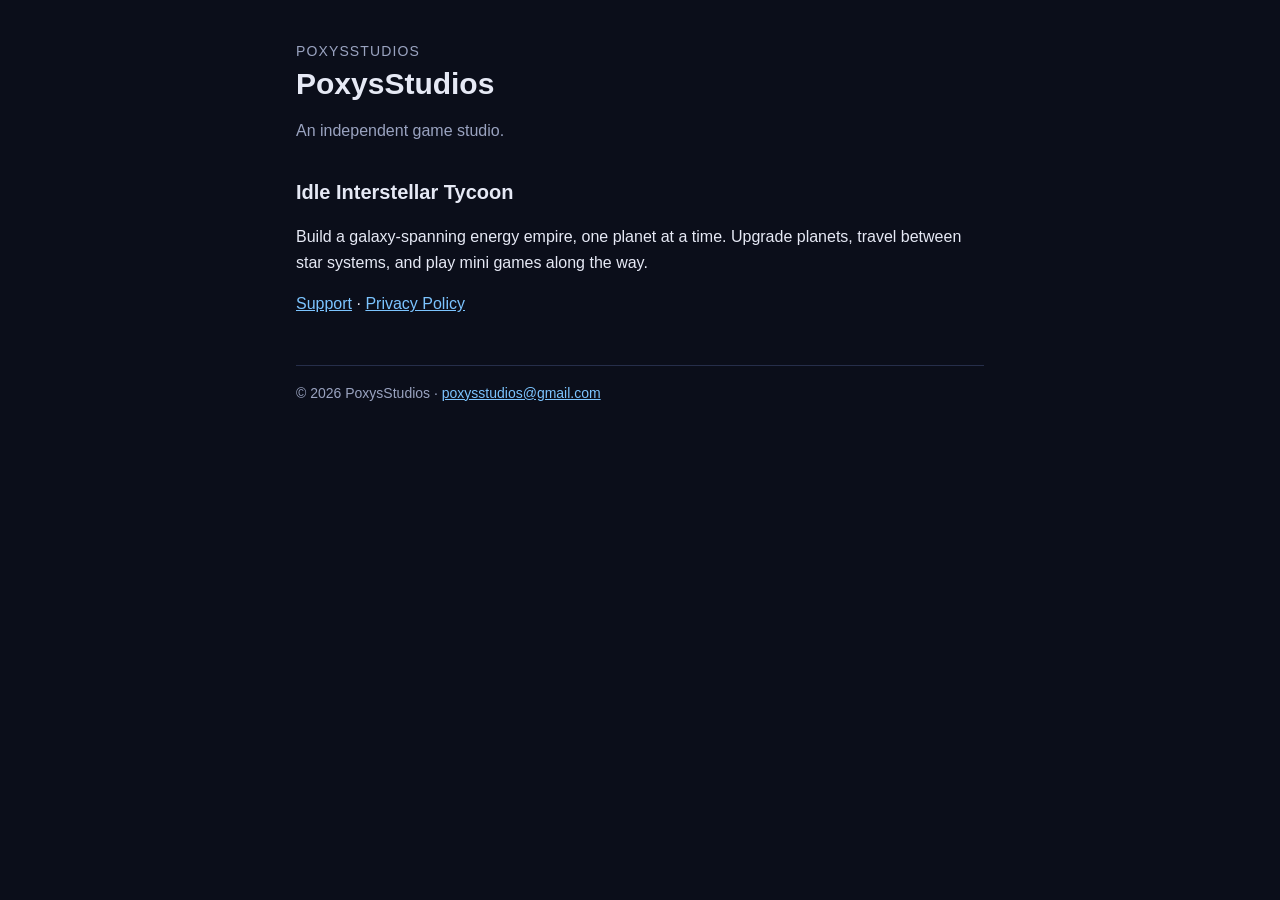
<file: index.html>
<!doctype html>
<html lang="en">
<head>
  <meta charset="utf-8">
  <meta name="viewport" content="width=device-width, initial-scale=1">
  <title>PoxysStudios</title>
  <link rel="stylesheet" href="style.css">
</head>
<body>
<main>
  <header>
    <div class="studio">PoxysStudios</div>
    <h1>PoxysStudios</h1>
    <p class="muted">An independent game studio.</p>
  </header>

  <h2>Idle Interstellar Tycoon</h2>
  <p>Build a galaxy-spanning energy empire, one planet at a time. Upgrade planets, travel between star systems, and play mini games along the way.</p>
  <p><a href="idle-interstellar-tycoon/support.html">Support</a> · <a href="idle-interstellar-tycoon/privacy.html">Privacy Policy</a></p>

  <footer>© 2026 PoxysStudios · <a href="mailto:poxysstudios@gmail.com">poxysstudios@gmail.com</a></footer>
</main>
</body>
</html>
</file>
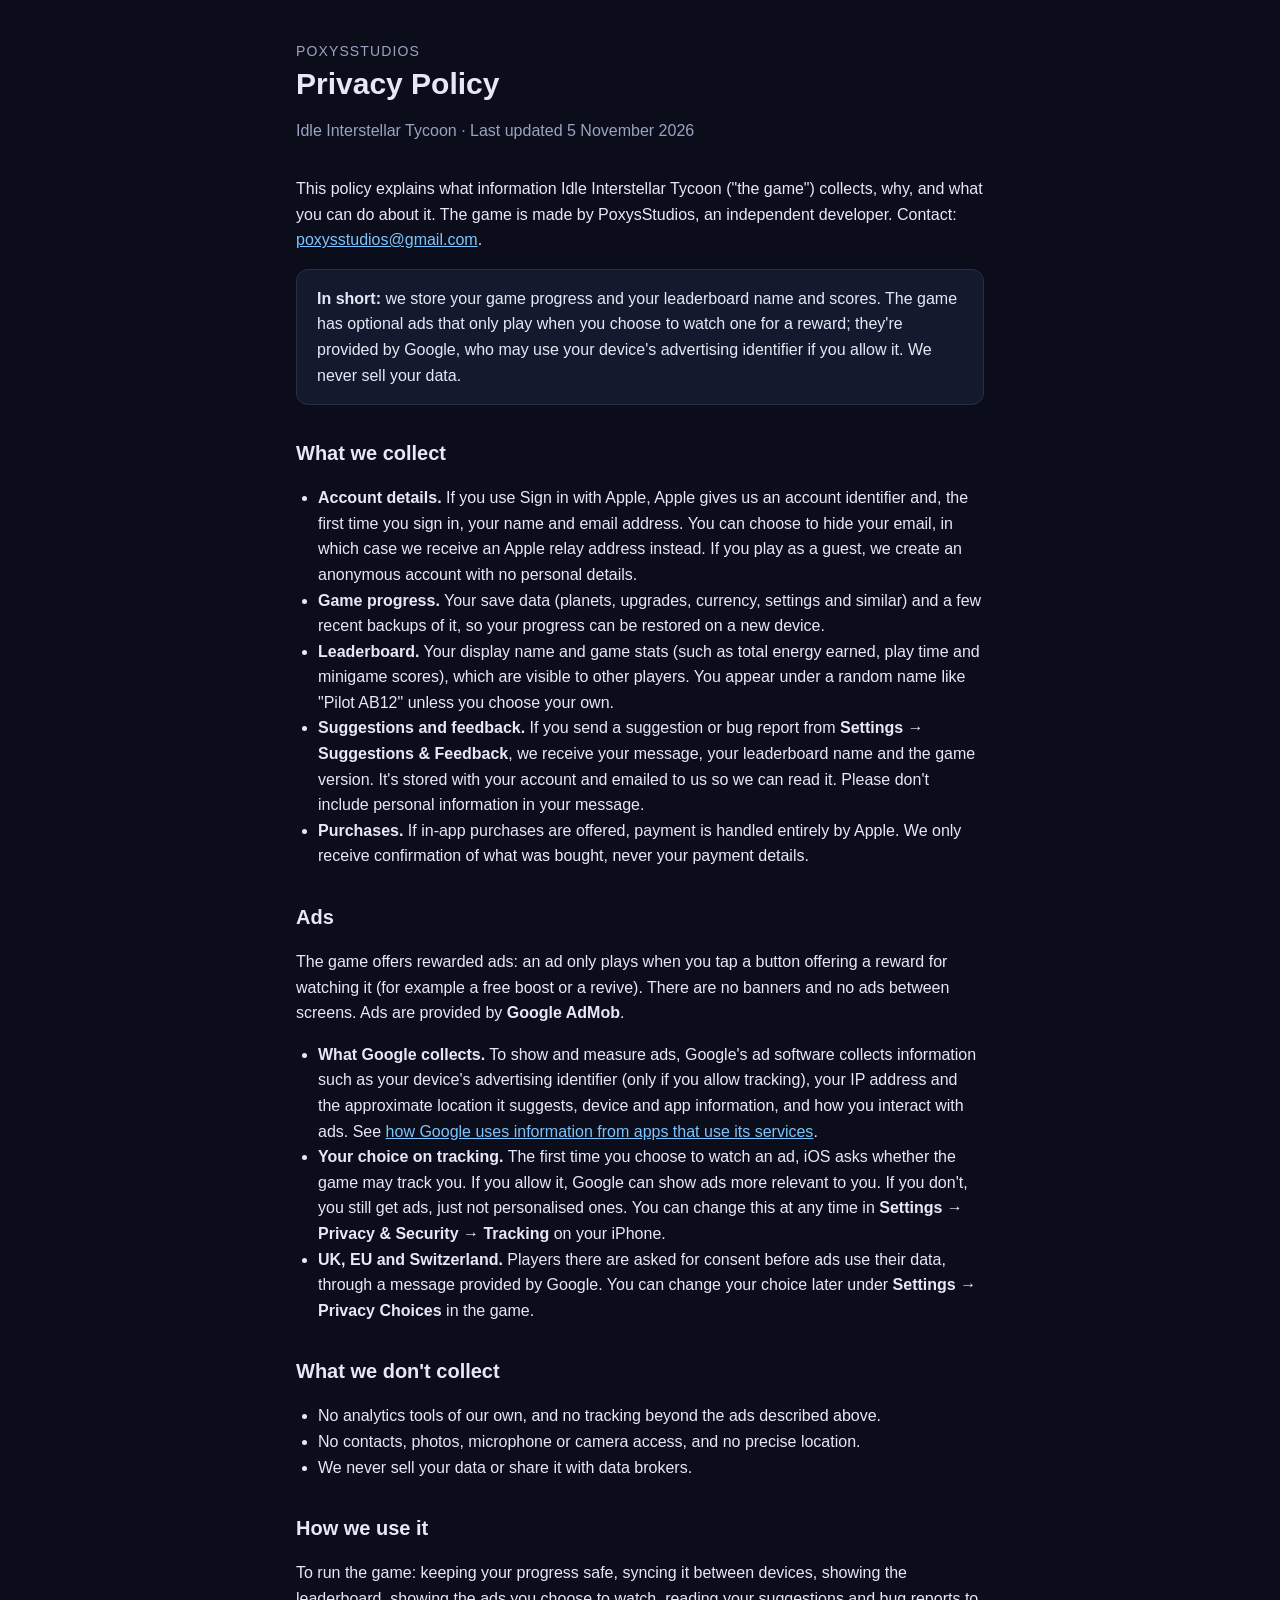
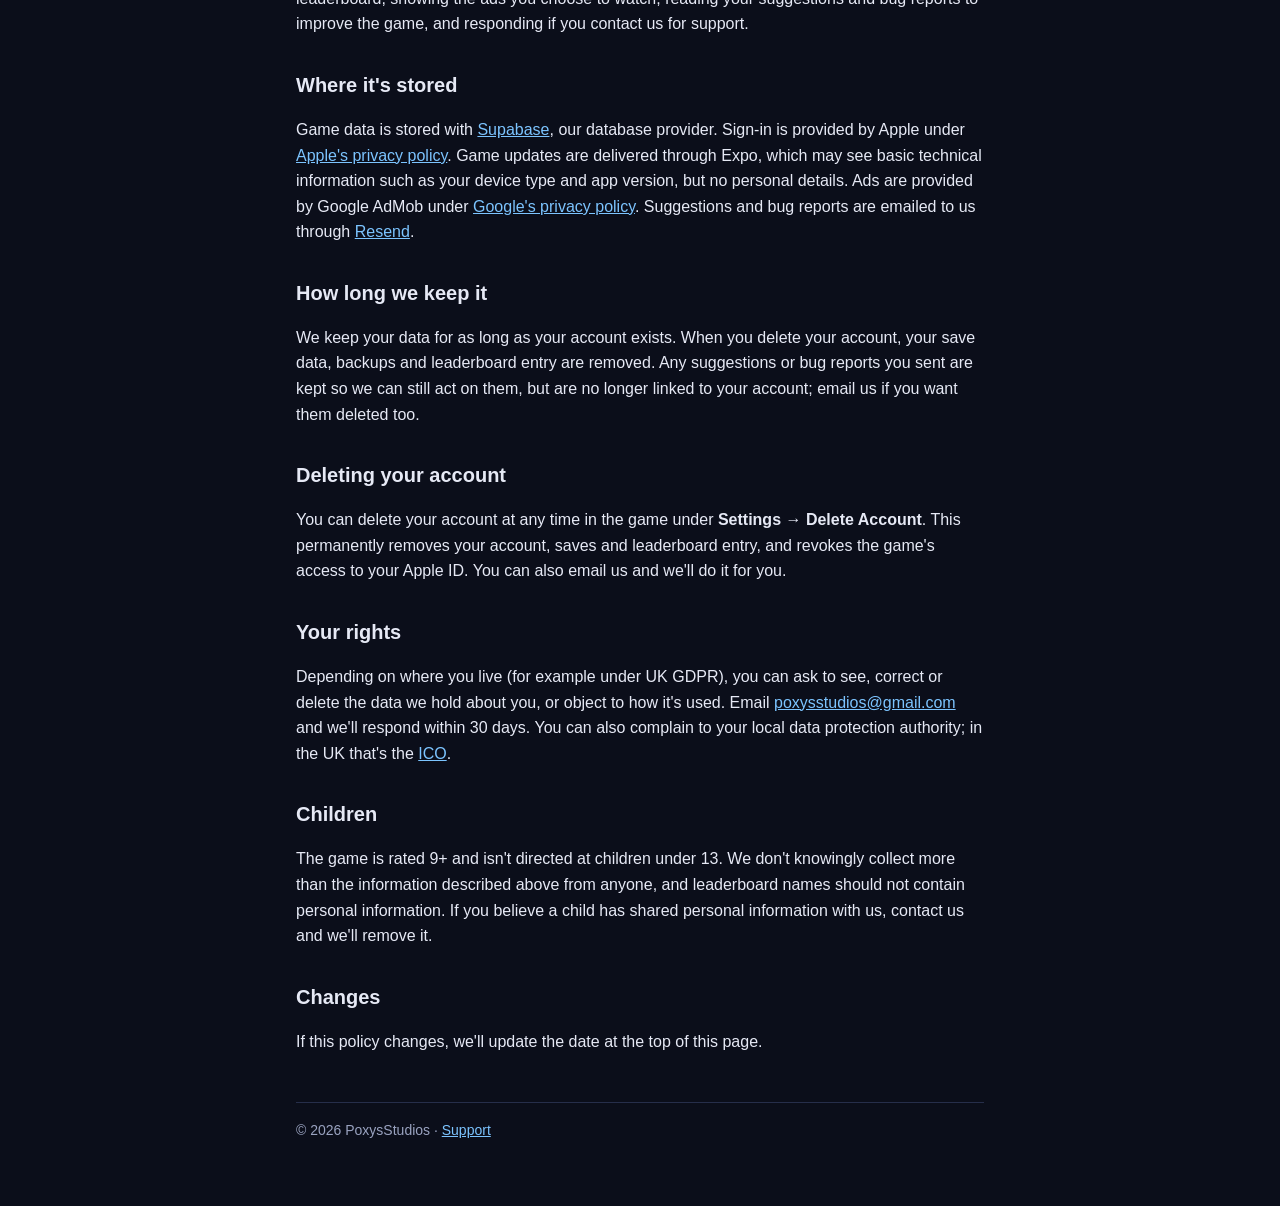
<file: privacy.html>
<!doctype html>
<html lang="en">
<head>
  <meta charset="utf-8">
  <meta name="viewport" content="width=device-width, initial-scale=1">
  <title>Privacy Policy – Idle Interstellar Tycoon</title>
  <link rel="stylesheet" href="../style.css">
</head>
<body>
<main>
  <header>
    <div class="studio">PoxysStudios</div>
    <h1>Privacy Policy</h1>
    <p class="muted">Idle Interstellar Tycoon · Last updated 5 November 2026</p>
  </header>

  <p>This policy explains what information Idle Interstellar Tycoon ("the game") collects, why, and what you can do about it. The game is made by PoxysStudios, an independent developer. Contact: <a href="mailto:poxysstudios@gmail.com">poxysstudios@gmail.com</a>.</p>

  <div class="card">
    <strong>In short:</strong> we store your game progress and your leaderboard name and scores. The game has optional ads that only play when you choose to watch one for a reward; they're provided by Google, who may use your device's advertising identifier if you allow it. We never sell your data.
  </div>

  <h2>What we collect</h2>
  <ul>
    <li><strong>Account details.</strong> If you use Sign in with Apple, Apple gives us an account identifier and, the first time you sign in, your name and email address. You can choose to hide your email, in which case we receive an Apple relay address instead. If you play as a guest, we create an anonymous account with no personal details.</li>
    <li><strong>Game progress.</strong> Your save data (planets, upgrades, currency, settings and similar) and a few recent backups of it, so your progress can be restored on a new device.</li>
    <li><strong>Leaderboard.</strong> Your display name and game stats (such as total energy earned, play time and minigame scores), which are visible to other players. You appear under a random name like "Pilot AB12" unless you choose your own.</li>
    <li><strong>Suggestions and feedback.</strong> If you send a suggestion or bug report from <strong>Settings &rarr; Suggestions &amp; Feedback</strong>, we receive your message, your leaderboard name and the game version. It's stored with your account and emailed to us so we can read it. Please don't include personal information in your message.</li>
    <li><strong>Purchases.</strong> If in-app purchases are offered, payment is handled entirely by Apple. We only receive confirmation of what was bought, never your payment details.</li>
  </ul>

  <h2>Ads</h2>
  <p>The game offers rewarded ads: an ad only plays when you tap a button offering a reward for watching it (for example a free boost or a revive). There are no banners and no ads between screens. Ads are provided by <strong>Google AdMob</strong>.</p>
  <ul>
    <li><strong>What Google collects.</strong> To show and measure ads, Google's ad software collects information such as your device's advertising identifier (only if you allow tracking), your IP address and the approximate location it suggests, device and app information, and how you interact with ads. See <a href="https://policies.google.com/technologies/partner-sites">how Google uses information from apps that use its services</a>.</li>
    <li><strong>Your choice on tracking.</strong> The first time you choose to watch an ad, iOS asks whether the game may track you. If you allow it, Google can show ads more relevant to you. If you don't, you still get ads, just not personalised ones. You can change this at any time in <strong>Settings → Privacy &amp; Security → Tracking</strong> on your iPhone.</li>
    <li><strong>UK, EU and Switzerland.</strong> Players there are asked for consent before ads use their data, through a message provided by Google. You can change your choice later under <strong>Settings → Privacy Choices</strong> in the game.</li>
  </ul>

  <h2>What we don't collect</h2>
  <ul>
    <li>No analytics tools of our own, and no tracking beyond the ads described above.</li>
    <li>No contacts, photos, microphone or camera access, and no precise location.</li>
    <li>We never sell your data or share it with data brokers.</li>
  </ul>

  <h2>How we use it</h2>
  <p>To run the game: keeping your progress safe, syncing it between devices, showing the leaderboard, showing the ads you choose to watch, reading your suggestions and bug reports to improve the game, and responding if you contact us for support.</p>

  <h2>Where it's stored</h2>
  <p>Game data is stored with <a href="https://supabase.com/privacy">Supabase</a>, our database provider. Sign-in is provided by Apple under <a href="https://www.apple.com/legal/privacy/">Apple's privacy policy</a>. Game updates are delivered through Expo, which may see basic technical information such as your device type and app version, but no personal details. Ads are provided by Google AdMob under <a href="https://policies.google.com/privacy">Google's privacy policy</a>. Suggestions and bug reports are emailed to us through <a href="https://resend.com/legal/privacy-policy">Resend</a>.</p>

  <h2>How long we keep it</h2>
  <p>We keep your data for as long as your account exists. When you delete your account, your save data, backups and leaderboard entry are removed. Any suggestions or bug reports you sent are kept so we can still act on them, but are no longer linked to your account; email us if you want them deleted too.</p>

  <h2>Deleting your account</h2>
  <p>You can delete your account at any time in the game under <strong>Settings → Delete Account</strong>. This permanently removes your account, saves and leaderboard entry, and revokes the game's access to your Apple ID. You can also email us and we'll do it for you.</p>

  <h2>Your rights</h2>
  <p>Depending on where you live (for example under UK GDPR), you can ask to see, correct or delete the data we hold about you, or object to how it's used. Email <a href="mailto:poxysstudios@gmail.com">poxysstudios@gmail.com</a> and we'll respond within 30 days. You can also complain to your local data protection authority; in the UK that's the <a href="https://ico.org.uk/">ICO</a>.</p>

  <h2>Children</h2>
  <p>The game is rated 9+ and isn't directed at children under 13. We don't knowingly collect more than the information described above from anyone, and leaderboard names should not contain personal information. If you believe a child has shared personal information with us, contact us and we'll remove it.</p>

  <h2>Changes</h2>
  <p>If this policy changes, we'll update the date at the top of this page.</p>

  <footer>© 2026 PoxysStudios · <a href="support.html">Support</a></footer>
</main>
</body>
</html>
</file>
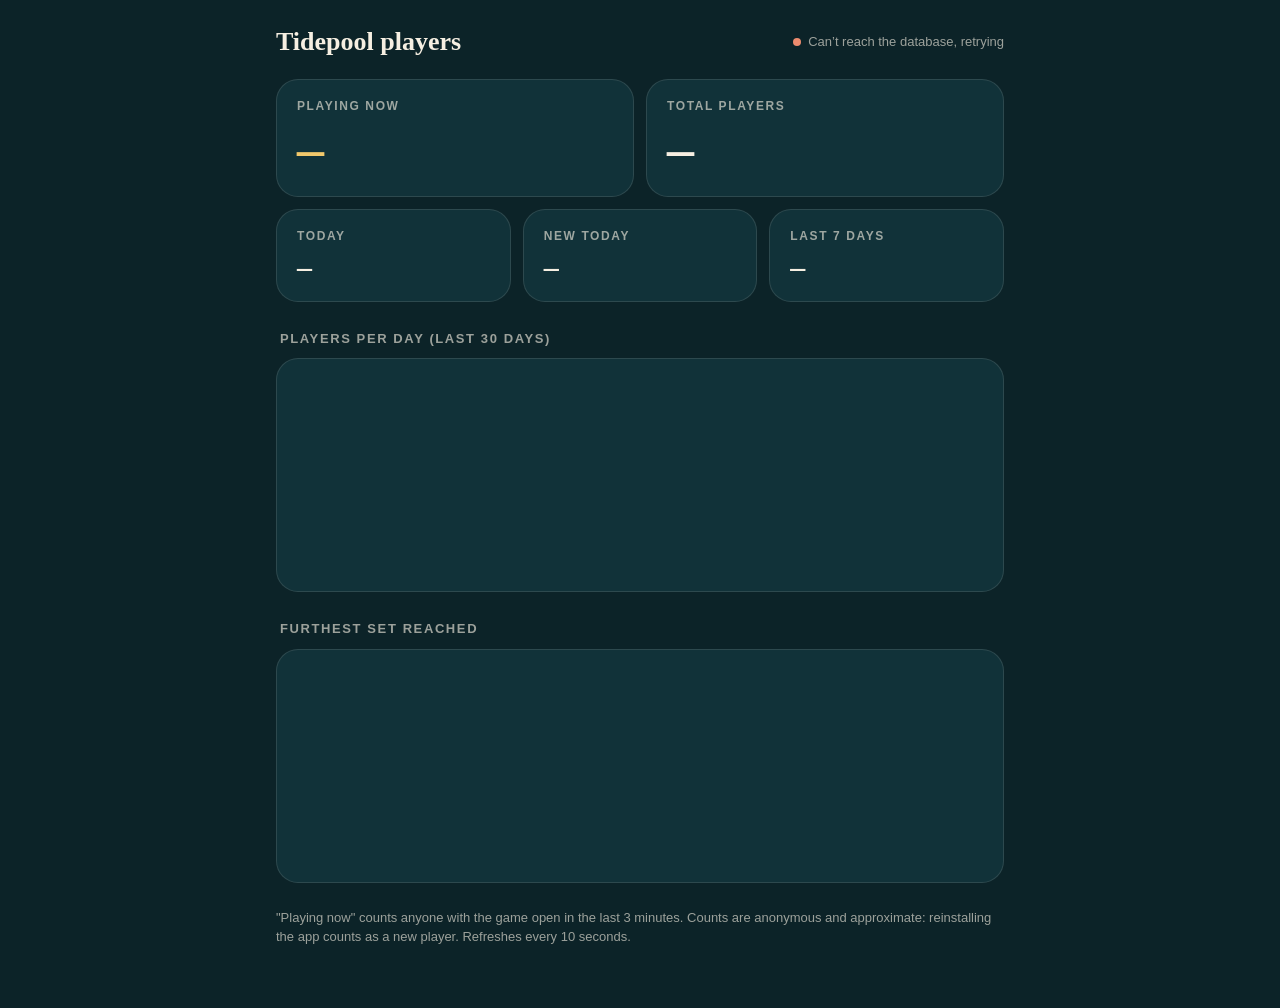
<file: stats-apjlwf.html>
<!doctype html>
<html lang="en">
<head>
<meta charset="utf-8">
<meta name="viewport" content="width=device-width, initial-scale=1, viewport-fit=cover">
<meta name="robots" content="noindex, nofollow">
<title>Tidepool Players</title>
<style>
  :root {
    --bg: #0c2328; --card: #113239; --line: rgba(246,239,226,0.12);
    --cream: #f6efe2; --dim: rgba(246,239,226,0.62); --faint: rgba(246,239,226,0.16);
    --gold: #f1c86b; --mint: #86d4b3; --bar: #83c8bb; --barDim: rgba(131,200,187,0.35);
  }
  * { box-sizing: border-box; }
  body { margin: 0; background: var(--bg); color: var(--cream); font: 16px/1.45 -apple-system, BlinkMacSystemFont, "Segoe UI", Roboto, sans-serif; }
  main { max-width: 760px; margin: 0 auto; padding: 28px 16px 48px; }
  header { display: flex; align-items: center; justify-content: space-between; gap: 12px; margin-bottom: 22px; }
  h1 { font: 600 26px/1.1 Georgia, "Times New Roman", serif; margin: 0; }
  .status { font-size: 13px; color: var(--dim); display: flex; align-items: center; gap: 7px; }
  .dot { width: 8px; height: 8px; border-radius: 50%; background: var(--faint); }
  .dot.ok { background: var(--mint); box-shadow: 0 0 0 0 rgba(134,212,179,0.6); animation: pulse 2s infinite; }
  .dot.err { background: #ec8b6e; }
  @keyframes pulse { 70% { box-shadow: 0 0 0 9px rgba(134,212,179,0); } 100% { box-shadow: 0 0 0 0 rgba(134,212,179,0); } }
  .hero { display: grid; grid-template-columns: 1fr 1fr; gap: 12px; }
  .card { background: var(--card); border: 1px solid var(--line); border-radius: 22px; padding: 18px 20px; }
  .label { font-size: 12px; letter-spacing: 1.6px; text-transform: uppercase; color: var(--dim); font-weight: 700; }
  .big { font: 600 54px/1.05 Georgia, "Times New Roman", serif; margin-top: 6px; font-variant-numeric: tabular-nums; }
  .live .big { color: var(--gold); }
  .small { display: grid; grid-template-columns: repeat(3, 1fr); gap: 12px; margin-top: 12px; }
  .small .big { font-size: 30px; }
  h2 { font-size: 13px; letter-spacing: 1.6px; text-transform: uppercase; color: var(--dim); margin: 28px 4px 10px; }
  svg { display: block; width: 100%; height: auto; }
  svg text { fill: var(--dim); font-size: 11px; font-family: inherit; }
  .note { margin-top: 26px; font-size: 13px; color: var(--dim); }
  .setup { border-color: rgba(241,200,107,0.4); }
  .setup b { color: var(--gold); }
  .tip { position: fixed; pointer-events: none; background: #0a1b1f; border: 1px solid var(--line); border-radius: 10px; padding: 6px 10px; font-size: 13px; display: none; }
  @media (max-width: 520px) {
    .big { font-size: 42px; }
    .small { grid-template-columns: 1fr 1fr 1fr; gap: 8px; }
    .small .card { padding: 14px 12px; }
    .small .big { font-size: 24px; }
  }
</style>
</head>
<body>
<main>
  <header>
    <h1>Tidepool players</h1>
    <div class="status"><span class="dot" id="dot"></span><span id="status">Connecting…</span></div>
  </header>

  <div id="setup" class="card setup" hidden>
    <b>Not connected yet.</b> Fill in <code>SUPABASE_URL</code> and <code>SUPABASE_KEY</code> near the bottom of this file.
  </div>

  <section class="hero">
    <div class="card live"><div class="label">Playing now</div><div class="big" id="live">–</div></div>
    <div class="card"><div class="label">Total players</div><div class="big" id="total">–</div></div>
  </section>
  <section class="small">
    <div class="card"><div class="label">Today</div><div class="big" id="today">–</div></div>
    <div class="card"><div class="label">New today</div><div class="big" id="newToday">–</div></div>
    <div class="card"><div class="label">Last 7 days</div><div class="big" id="week">–</div></div>
  </section>

  <h2>Players per day (last 30 days)</h2>
  <div class="card"><svg id="days" viewBox="0 0 700 200" role="img" aria-label="Players per day"></svg></div>

  <h2>Furthest set reached</h2>
  <div class="card"><svg id="sets" viewBox="0 0 700 200" role="img" aria-label="Players by furthest set"></svg></div>

  <p class="note">"Playing now" counts anyone with the game open in the last 3 minutes. Counts are anonymous and approximate: reinstalling the app counts as a new player. Refreshes every 10 seconds.</p>
</main>
<div class="tip" id="tip"></div>

<script>
// ---- fill these in (same values as src/presence.ts) ----
const SUPABASE_URL = 'https://nvvoaywovjlnboqlbzgm.supabase.co';
const SUPABASE_KEY = 'sb_publishable_OfKFEITrZ3NlGDqw6q2JkA_j39Co9FQ';
// --------------------------------------------------------

const SETS = ['Still Water','Stepping Stones','Painted Pebbles','Lily Pads','Reed Beds','Currents','Whirlpools','Twin Wells','Song Pools','The Deep'];
const $ = (id) => document.getElementById(id);
const fmt = (n) => Number(n || 0).toLocaleString('en-GB');
const tip = $('tip');

function bars(svg, items, opts) {
  const W = 700, H = 200, padL = 34, padB = 26, padT = 10;
  const max = Math.max(1, ...items.map((d) => d.v));
  const step = niceStep(max);
  const top = Math.ceil(max / step) * step;
  const n = items.length, gap = opts.gap, bw = (W - padL - gap * (n - 1)) / n;
  let out = '';
  for (let y = 0; y <= top; y += step) {
    const py = padT + (H - padT - padB) * (1 - y / top);
    out += `<line x1="${padL}" x2="${W}" y1="${py}" y2="${py}" stroke="rgba(246,239,226,0.08)"/>`;
    out += `<text x="${padL - 6}" y="${py + 4}" text-anchor="end">${fmt(y)}</text>`;
  }
  items.forEach((d, i) => {
    const x = padL + i * (bw + gap);
    const h = (H - padT - padB) * (d.v / top);
    const y = H - padB - h;
    out += `<rect x="${x}" y="${y}" width="${bw}" height="${Math.max(h, d.v ? 2 : 0)}" rx="${Math.min(4, bw / 3)}" fill="${d.hi ? 'var(--gold)' : 'var(--bar)'}" data-tip="${d.tip}"/>`;
    out += `<rect x="${x}" y="${padT}" width="${bw}" height="${H - padT - padB}" fill="transparent" data-tip="${d.tip}"/>`;
    if (d.label) out += `<text x="${x + bw / 2}" y="${H - 8}" text-anchor="middle">${d.label}</text>`;
  });
  svg.innerHTML = out;
}
function niceStep(max) {
  const raw = max / 4, p = Math.pow(10, Math.floor(Math.log10(raw)));
  for (const m of [1, 2, 5, 10]) if (raw <= m * p) return Math.max(1, m * p);
  return Math.max(1, 10 * p);
}
document.addEventListener('mousemove', (e) => {
  const t = e.target.closest && e.target.closest('[data-tip]');
  if (!t) { tip.style.display = 'none'; return; }
  tip.textContent = t.getAttribute('data-tip');
  tip.style.display = 'block';
  tip.style.left = Math.min(window.innerWidth - tip.offsetWidth - 8, e.clientX + 12) + 'px';
  tip.style.top = (e.clientY - 36) + 'px';
});

function render(s) {
  $('live').textContent = fmt(s.live);
  $('total').textContent = fmt(s.total);
  $('today').textContent = fmt(s.today);
  $('newToday').textContent = fmt(s.new_today);
  $('week').textContent = fmt(s.week);
  const days = s.days || [];
  bars($('days'), days.map((d, i) => {
    const dt = new Date(d.day + 'T12:00:00');
    const name = dt.toLocaleDateString('en-GB', { day: 'numeric', month: 'short' });
    return { v: d.players, hi: i === days.length - 1, tip: `${name}: ${fmt(d.players)} players`, label: i % 5 === 4 || i === days.length - 1 ? name : '' };
  }), { gap: 4 });
  bars($('sets'), (s.sets || []).map((d) => ({ v: d.players, tip: `Set ${d.set}, ${SETS[d.set - 1]}: ${fmt(d.players)} players`, label: String(d.set) })), { gap: 10 });
}

async function refresh() {
  if (!SUPABASE_URL || !SUPABASE_KEY) { $('setup').hidden = false; $('status').textContent = 'Not connected'; return; }
  try {
    const r = await fetch(`${SUPABASE_URL}/rest/v1/rpc/player_stats`, { method: 'POST', headers: { apikey: SUPABASE_KEY, 'Content-Type': 'application/json' }, body: '{}' });
    if (!r.ok) throw new Error(r.status + ' ' + (await r.text()).slice(0, 120));
    render(await r.json());
    $('dot').className = 'dot ok';
    $('status').textContent = 'Live · ' + new Date().toLocaleTimeString('en-GB', { hour: '2-digit', minute: '2-digit', second: '2-digit' });
  } catch (e) {
    $('dot').className = 'dot err';
    $('status').textContent = 'Can’t reach the database, retrying';
    console.error(e);
  }
}
refresh();
setInterval(refresh, 10000);
</script>
</body>
</html>
</file>
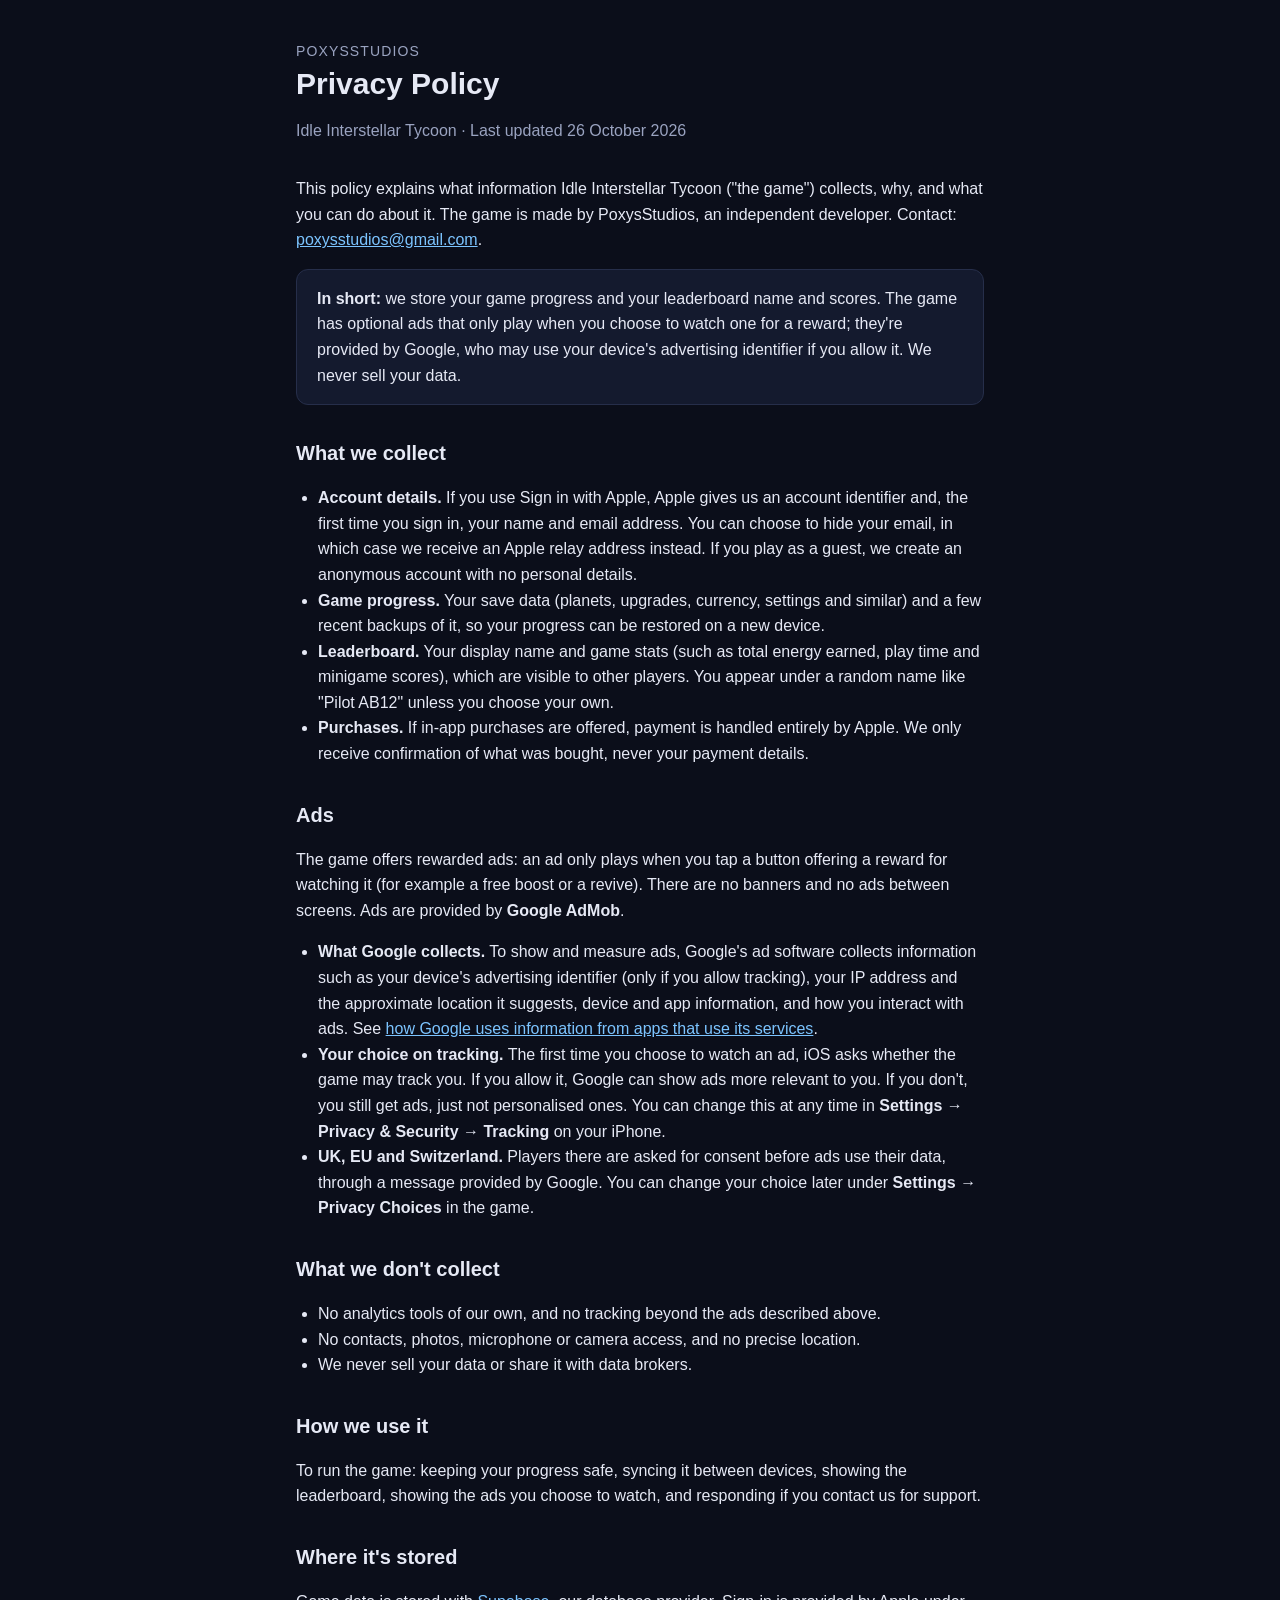
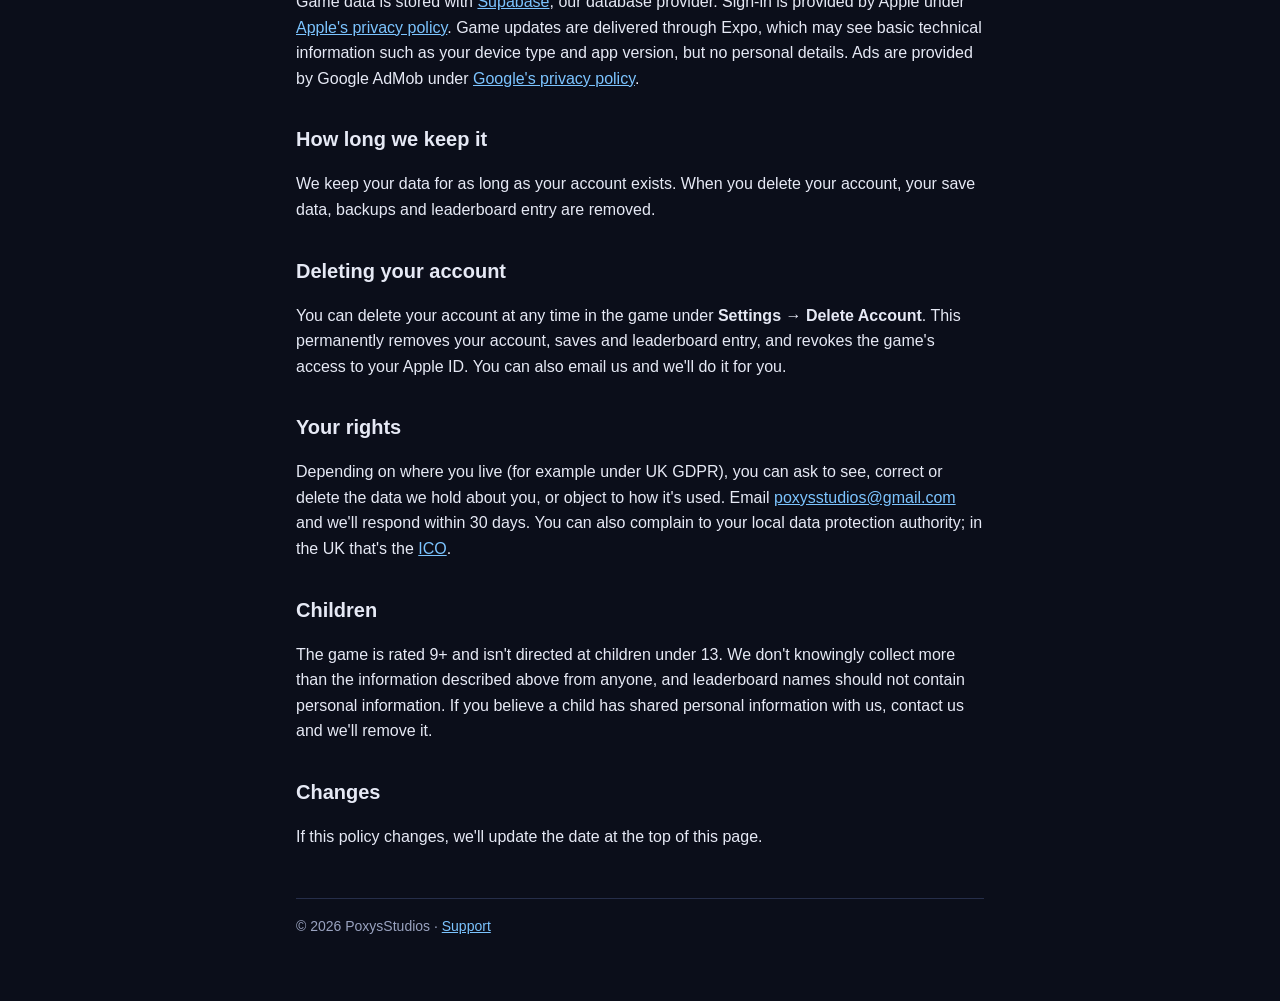
<file: idle-interstellar-tycoon/privacy.html>
<!doctype html>
<html lang="en">
<head>
  <meta charset="utf-8">
  <meta name="viewport" content="width=device-width, initial-scale=1">
  <title>Privacy Policy – Idle Interstellar Tycoon</title>
  <link rel="stylesheet" href="../style.css">
</head>
<body>
<main>
  <header>
    <div class="studio">PoxysStudios</div>
    <h1>Privacy Policy</h1>
    <p class="muted">Idle Interstellar Tycoon · Last updated 26 October 2026</p>
  </header>

  <p>This policy explains what information Idle Interstellar Tycoon ("the game") collects, why, and what you can do about it. The game is made by PoxysStudios, an independent developer. Contact: <a href="mailto:poxysstudios@gmail.com">poxysstudios@gmail.com</a>.</p>

  <div class="card">
    <strong>In short:</strong> we store your game progress and your leaderboard name and scores. The game has optional ads that only play when you choose to watch one for a reward; they're provided by Google, who may use your device's advertising identifier if you allow it. We never sell your data.
  </div>

  <h2>What we collect</h2>
  <ul>
    <li><strong>Account details.</strong> If you use Sign in with Apple, Apple gives us an account identifier and, the first time you sign in, your name and email address. You can choose to hide your email, in which case we receive an Apple relay address instead. If you play as a guest, we create an anonymous account with no personal details.</li>
    <li><strong>Game progress.</strong> Your save data (planets, upgrades, currency, settings and similar) and a few recent backups of it, so your progress can be restored on a new device.</li>
    <li><strong>Leaderboard.</strong> Your display name and game stats (such as total energy earned, play time and minigame scores), which are visible to other players. You appear under a random name like "Pilot AB12" unless you choose your own.</li>
    <li><strong>Purchases.</strong> If in-app purchases are offered, payment is handled entirely by Apple. We only receive confirmation of what was bought, never your payment details.</li>
  </ul>

  <h2>Ads</h2>
  <p>The game offers rewarded ads: an ad only plays when you tap a button offering a reward for watching it (for example a free boost or a revive). There are no banners and no ads between screens. Ads are provided by <strong>Google AdMob</strong>.</p>
  <ul>
    <li><strong>What Google collects.</strong> To show and measure ads, Google's ad software collects information such as your device's advertising identifier (only if you allow tracking), your IP address and the approximate location it suggests, device and app information, and how you interact with ads. See <a href="https://policies.google.com/technologies/partner-sites">how Google uses information from apps that use its services</a>.</li>
    <li><strong>Your choice on tracking.</strong> The first time you choose to watch an ad, iOS asks whether the game may track you. If you allow it, Google can show ads more relevant to you. If you don't, you still get ads, just not personalised ones. You can change this at any time in <strong>Settings → Privacy &amp; Security → Tracking</strong> on your iPhone.</li>
    <li><strong>UK, EU and Switzerland.</strong> Players there are asked for consent before ads use their data, through a message provided by Google. You can change your choice later under <strong>Settings → Privacy Choices</strong> in the game.</li>
  </ul>

  <h2>What we don't collect</h2>
  <ul>
    <li>No analytics tools of our own, and no tracking beyond the ads described above.</li>
    <li>No contacts, photos, microphone or camera access, and no precise location.</li>
    <li>We never sell your data or share it with data brokers.</li>
  </ul>

  <h2>How we use it</h2>
  <p>To run the game: keeping your progress safe, syncing it between devices, showing the leaderboard, showing the ads you choose to watch, and responding if you contact us for support.</p>

  <h2>Where it's stored</h2>
  <p>Game data is stored with <a href="https://supabase.com/privacy">Supabase</a>, our database provider. Sign-in is provided by Apple under <a href="https://www.apple.com/legal/privacy/">Apple's privacy policy</a>. Game updates are delivered through Expo, which may see basic technical information such as your device type and app version, but no personal details. Ads are provided by Google AdMob under <a href="https://policies.google.com/privacy">Google's privacy policy</a>.</p>

  <h2>How long we keep it</h2>
  <p>We keep your data for as long as your account exists. When you delete your account, your save data, backups and leaderboard entry are removed.</p>

  <h2>Deleting your account</h2>
  <p>You can delete your account at any time in the game under <strong>Settings → Delete Account</strong>. This permanently removes your account, saves and leaderboard entry, and revokes the game's access to your Apple ID. You can also email us and we'll do it for you.</p>

  <h2>Your rights</h2>
  <p>Depending on where you live (for example under UK GDPR), you can ask to see, correct or delete the data we hold about you, or object to how it's used. Email <a href="mailto:poxysstudios@gmail.com">poxysstudios@gmail.com</a> and we'll respond within 30 days. You can also complain to your local data protection authority; in the UK that's the <a href="https://ico.org.uk/">ICO</a>.</p>

  <h2>Children</h2>
  <p>The game is rated 9+ and isn't directed at children under 13. We don't knowingly collect more than the information described above from anyone, and leaderboard names should not contain personal information. If you believe a child has shared personal information with us, contact us and we'll remove it.</p>

  <h2>Changes</h2>
  <p>If this policy changes, we'll update the date at the top of this page.</p>

  <footer>© 2026 PoxysStudios · <a href="support.html">Support</a></footer>
</main>
</body>
</html>
</file>
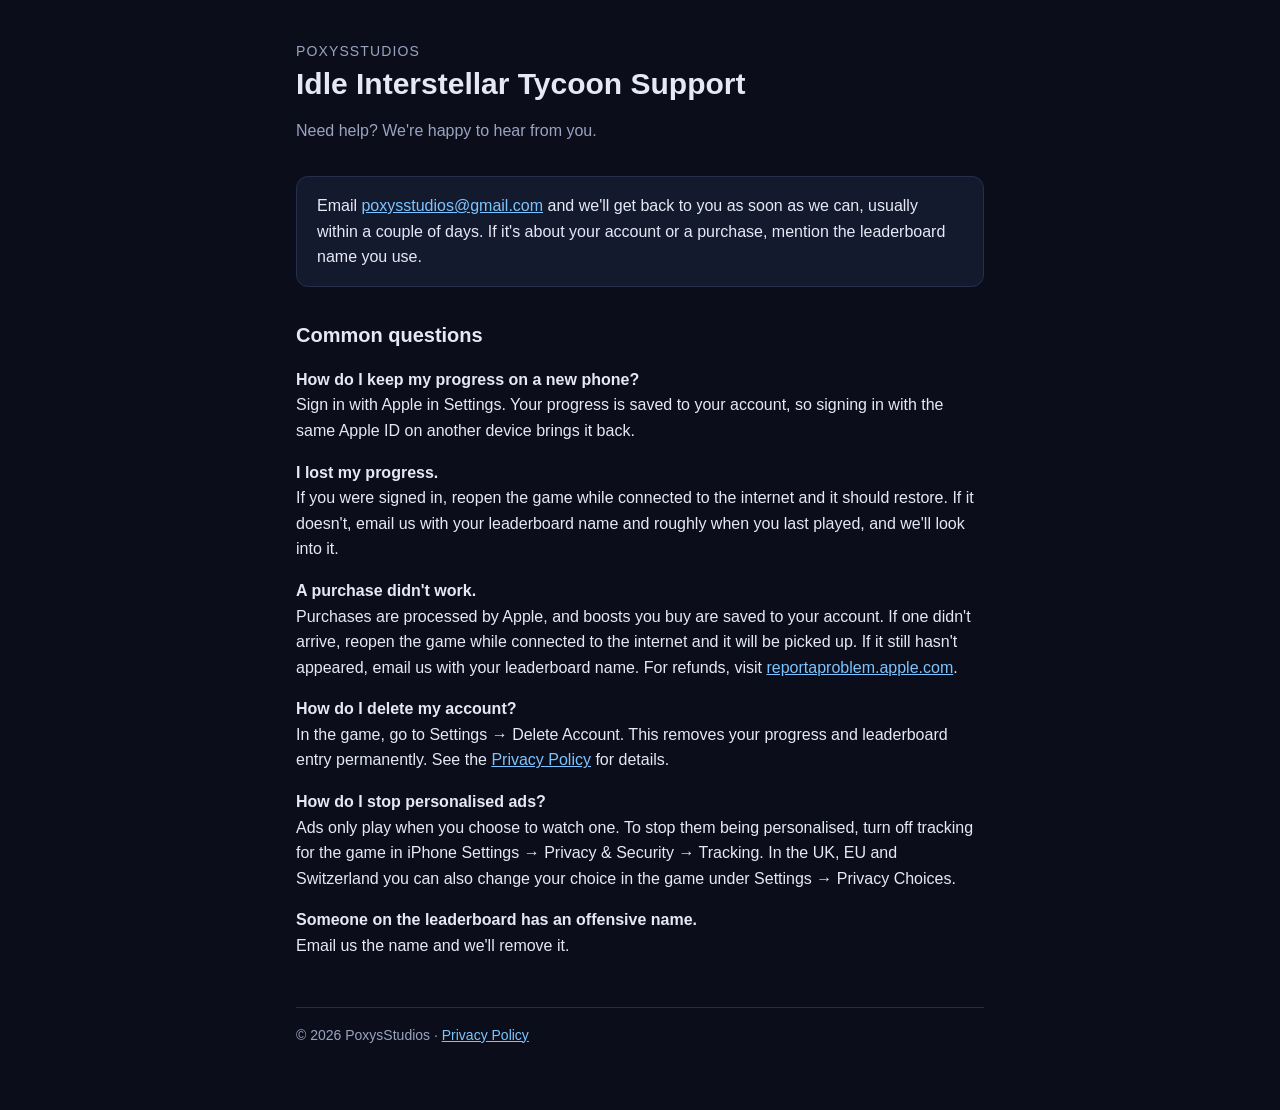
<file: idle-interstellar-tycoon/support.html>
<!doctype html>
<html lang="en">
<head>
  <meta charset="utf-8">
  <meta name="viewport" content="width=device-width, initial-scale=1">
  <title>Support – Idle Interstellar Tycoon</title>
  <link rel="stylesheet" href="../style.css">
</head>
<body>
<main>
  <header>
    <div class="studio">PoxysStudios</div>
    <h1>Idle Interstellar Tycoon Support</h1>
    <p class="muted">Need help? We're happy to hear from you.</p>
  </header>

  <div class="card">
    Email <a href="mailto:poxysstudios@gmail.com">poxysstudios@gmail.com</a> and we'll get back to you as soon as we can, usually within a couple of days. If it's about your account or a purchase, mention the leaderboard name you use.
  </div>

  <h2>Common questions</h2>

  <p><strong>How do I keep my progress on a new phone?</strong><br>
  Sign in with Apple in Settings. Your progress is saved to your account, so signing in with the same Apple ID on another device brings it back.</p>

  <p><strong>I lost my progress.</strong><br>
  If you were signed in, reopen the game while connected to the internet and it should restore. If it doesn't, email us with your leaderboard name and roughly when you last played, and we'll look into it.</p>

  <p><strong>A purchase didn't work.</strong><br>
  Purchases are processed by Apple, and boosts you buy are saved to your account. If one didn't arrive, reopen the game while connected to the internet and it will be picked up. If it still hasn't appeared, email us with your leaderboard name. For refunds, visit <a href="https://reportaproblem.apple.com/">reportaproblem.apple.com</a>.</p>

  <p><strong>How do I delete my account?</strong><br>
  In the game, go to Settings → Delete Account. This removes your progress and leaderboard entry permanently. See the <a href="privacy.html">Privacy Policy</a> for details.</p>

  <p><strong>How do I stop personalised ads?</strong><br>
  Ads only play when you choose to watch one. To stop them being personalised, turn off tracking for the game in iPhone Settings → Privacy &amp; Security → Tracking. In the UK, EU and Switzerland you can also change your choice in the game under Settings → Privacy Choices.</p>

  <p><strong>Someone on the leaderboard has an offensive name.</strong><br>
  Email us the name and we'll remove it.</p>

  <footer>© 2026 PoxysStudios · <a href="privacy.html">Privacy Policy</a></footer>
</main>
</body>
</html>
</file>
<file: style.css>
:root {
  --bg: #0b0e1a;
  --panel: #141a2e;
  --text: #e6e9f5;
  --muted: #9aa3c0;
  --accent: #7cc4ff;
  --line: #262e4a;
}

* { box-sizing: border-box; }

body {
  margin: 0;
  background: var(--bg);
  color: var(--text);
  font: 16px/1.6 -apple-system, BlinkMacSystemFont, "Segoe UI", Roboto, Helvetica, Arial, sans-serif;
}

main {
  max-width: 720px;
  margin: 0 auto;
  padding: 40px 16px 64px;
}

header { margin-bottom: 32px; }
header .studio { color: var(--muted); font-size: 14px; letter-spacing: 0.08em; text-transform: uppercase; }
h1 { margin: 4px 0 8px; font-size: 30px; line-height: 1.2; }
h2 { margin: 32px 0 8px; font-size: 20px; }
p, li { color: var(--text); }
.muted { color: var(--muted); }
a { color: var(--accent); }
ul { padding-left: 22px; }

.card {
  background: var(--panel);
  border: 1px solid var(--line);
  border-radius: 12px;
  padding: 16px 20px;
  margin: 16px 0;
}

footer {
  margin-top: 48px;
  padding-top: 16px;
  border-top: 1px solid var(--line);
  color: var(--muted);
  font-size: 14px;
}
</file>
